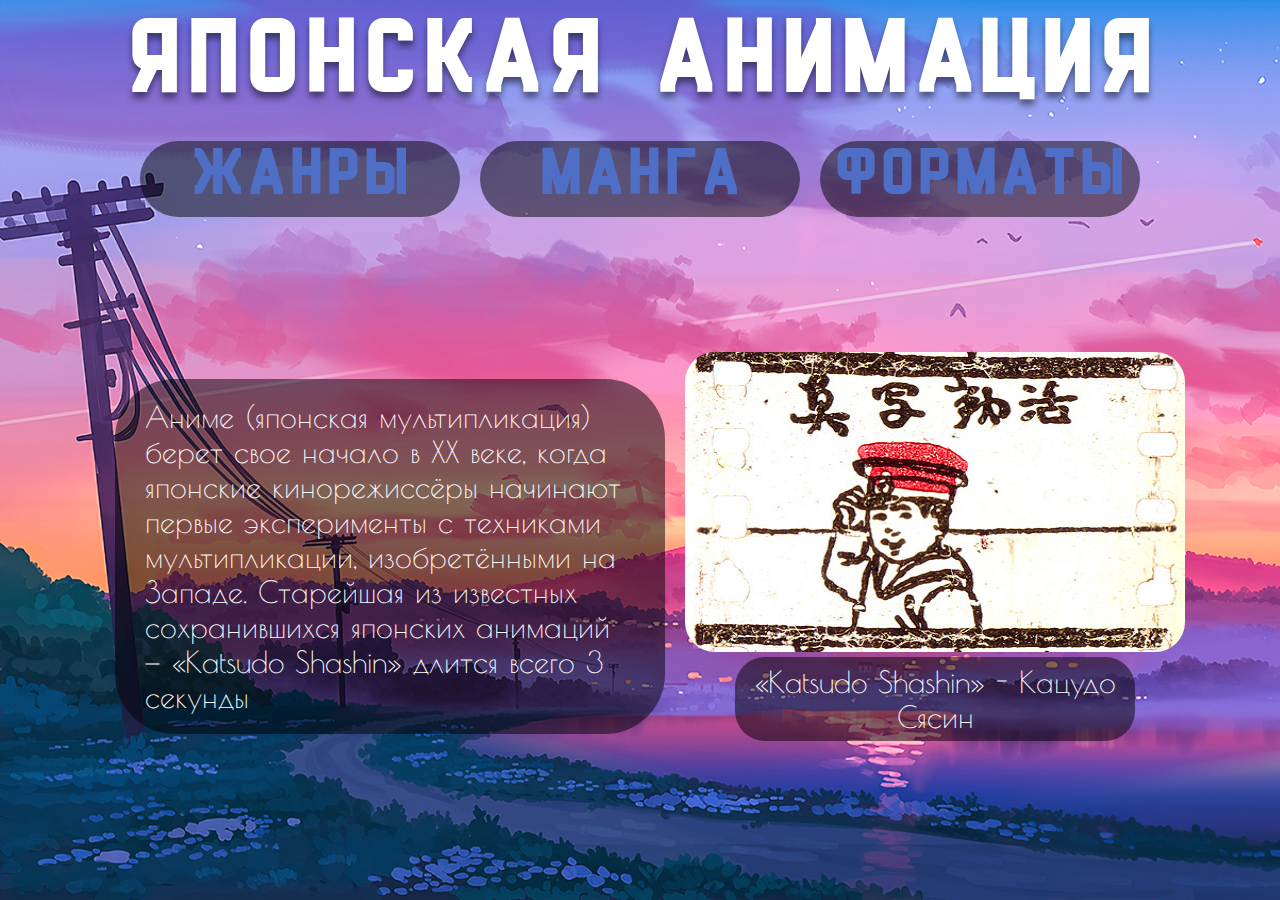
<file: index.html>
<html>

<head>
    <link rel="stylesheet" href='css/body.css'>
    <link rel="stylesheet" href='css/top-nav.css'>
    <link rel="stylesheet" href='css/pages.css'>
    <link rel="stylesheet" href='css/manga.css'>

    <link rel="stylesheet" href="fonts/Poiret One/stylesheet.css">
    <link rel="stylesheet" href="fonts/Natasha/stylesheet.css">

    <title>Японская анимация</title>
</head>
<body>
    <div class="top">
        <a href="index.html">Японская Анимация</a>
    </div>

    <div class="nav">
        <ul class="navigation">
            <li><a href="ganres.html">Жанры</a></li>
            <li><a href="manga.html">Манга</a></li>
            <li><a href="formats.html">Форматы</a></li>
        </ul>
    </div>

    <div class="main__ page">
        <div class="def__ about">
            <p>Аниме (японская мультипликация) берет свое начало в XX веке, когда японские кинорежиссёры начинают первые эксперименты с техниками мультипликации, изобретёнными на Западе. Старейшая из известных сохранившихся японских анимаций — «Katsudo Shashin» длится всего 3 секунды</p>
        </div>
        <div class="main__pic picture">
            <div>
                <img src="img/first-anime.jpg">
            </div>
            <div class="description">
                <p>«Katsudo Shashin» - Кацудо Сясин</p>
            </div>
        </div>
    </div>

</body>

</html>
</file>
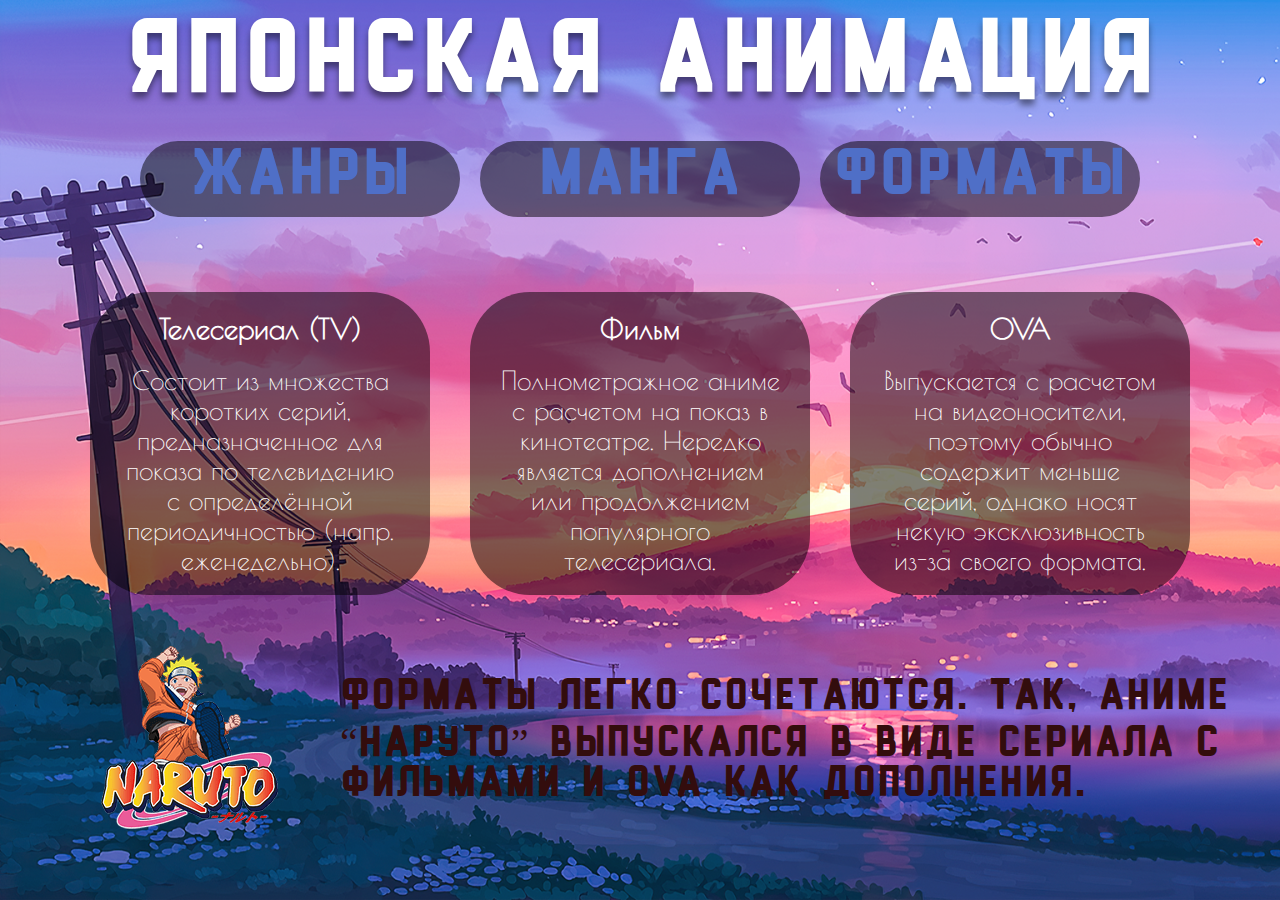
<file: formats.html>
<html>

<head>
    <link rel="stylesheet" href='css/body.css'>
    <link rel="stylesheet" href='css/top-nav.css'>
    <link rel="stylesheet" href='css/pages.css'>
    <link rel="stylesheet" href='css/formats.css'>

    <link rel="stylesheet" href="fonts/Poiret One/stylesheet.css">
    <link rel="stylesheet" href="fonts/Natasha/stylesheet.css">

    <title>Японская анимация</title>
</head>
<body>
    <div class="top">
        <a href="index.html">Японская Анимация</a>
    </div>

    <div class="nav">
        <ul class="navigation">
            <li><a href="ganres.html">Жанры</a></li>
            <li><a href="manga.html">Манга</a></li>
            <li><a href="formats.html">Форматы</a></li>
        </ul>
    </div>

    <div class="format__ page">
        <div class="kinds">
            <div class="format__a about">
                <h1>Телесериал (TV)</h1>
                <p>Состоит из множества коротких серий, предназначенное для показа по телевидению с определённой периодичностью (напр. еженедельно).</p>
            </div>
            <div class="format__a about">
                <h1>Фильм</h1>
                <p>Полнометражное аниме с расчетом на показ в кинотеатре. Нередко является дополнением или продолжением популярного телесериала.</p>
            </div>
            <div class="format__a about">
                <h1>OVA</h1>
                <p>Выпускается с расчетом на видеоносители, поэтому обычно содержит меньше серий, однако носят некую эксклюзивность из-за своего формата.</p>
            </div>
        </div>
    </div>

    <div class="naruto">
        <div class="naruto__pic">
            <img src="img/naruto.png">
        </div>
        <div>
            <p>Форматы легко сочетаются. Так, аниме “Наруто” выпускался в виде сериала с фильмами и OVA как дополнения.</p>
        </div>
    </div>

</body>

</html>
</file>
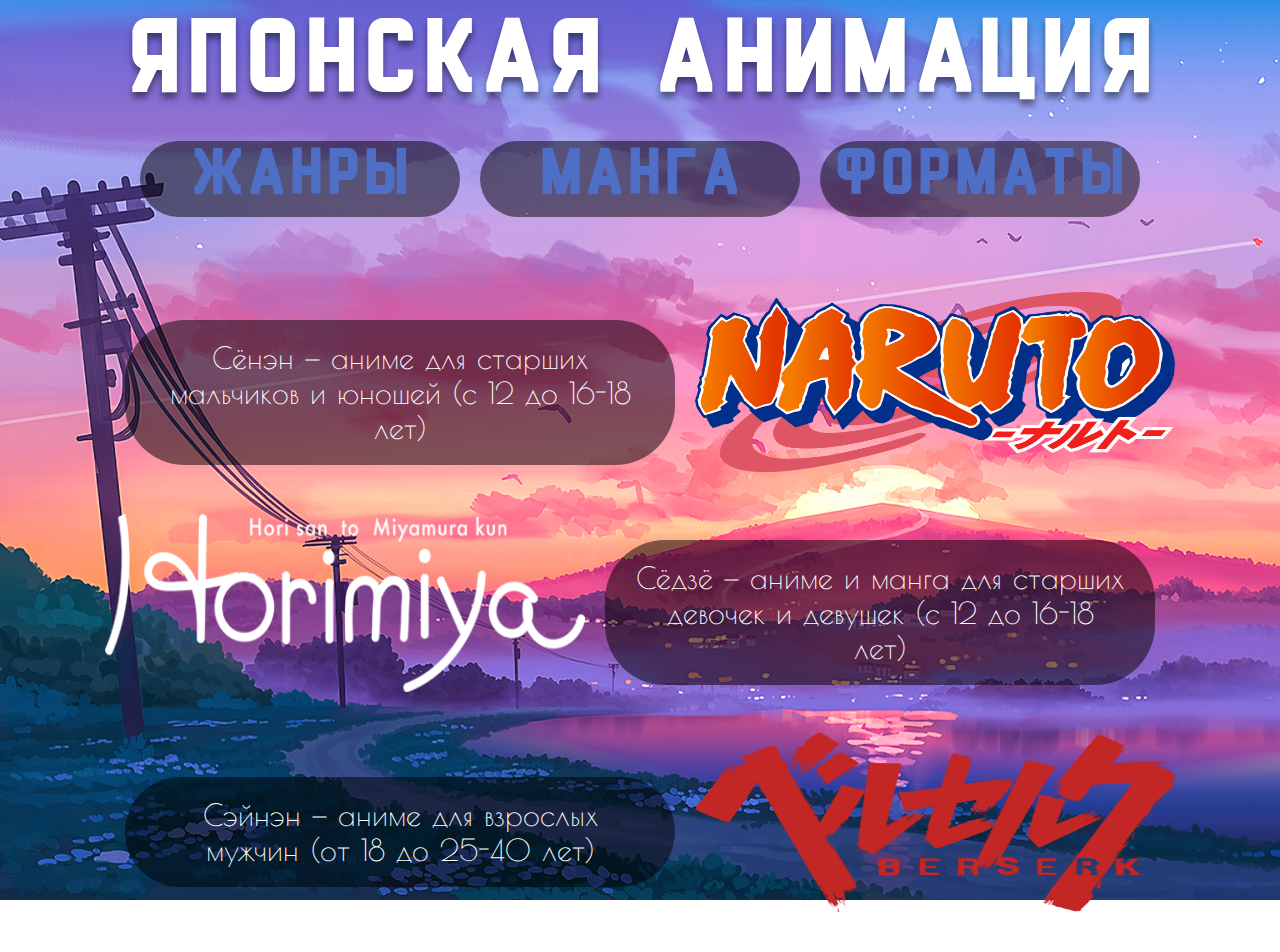
<file: ganres.html>
<html>

<head>
    <link rel="stylesheet" href='css/body.css'>
    <link rel="stylesheet" href='css/top-nav.css'>
    <link rel="stylesheet" href='css/pages.css'>
    <link rel="stylesheet" href='css/genres.css'>

    <link rel="stylesheet" href="fonts/Poiret One/stylesheet.css">
    <link rel="stylesheet" href="fonts/Natasha/stylesheet.css">

    <title>Японская анимация</title>
</head>
<body>
    <div class="top">
        <a href="index.html">Японская Анимация</a>
    </div>

    <div class="nav">
        <ul class="navigation">
            <li><a href="ganres.html">Жанры</a></li>
            <li><a href="manga.html">Манга</a></li>
            <li><a href="formats.html">Форматы</a></li>
        </ul>
    </div>

    <div class="gg__gg page">
        <div class="genre">
            <div class="about">
                <p>Сёнэн — аниме для старших мальчиков и юношей (с 12 до 16-18 лет)</p>
            </div>
            <div class="genre__content picture">
                <div>
                    <img src="img/narut-genre.png">
                </div>
            </div>
        </div>

        <div class="genre">
            <div class="genre__content picture">
                <div>
                    <img src="img/horimiya.png">
                </div>
            </div>
            <div class="about">
                <p>Сёдзё — аниме и манга для старших девочек и девушек (с 12 до 16-18 лет)</p>
            </div>
        </div>

        <div class="genre">
            <div class="about">
                <p>Сэйнэн — аниме для взрослых мужчин (от 18 до 25-40 лет)</p>
            </div>
            <div class="genre__content picture">
                <div>
                    <img src="img/bersek.png">
                </div>
            </div>
        </div>
    </div>

</body>

</html>
</file>
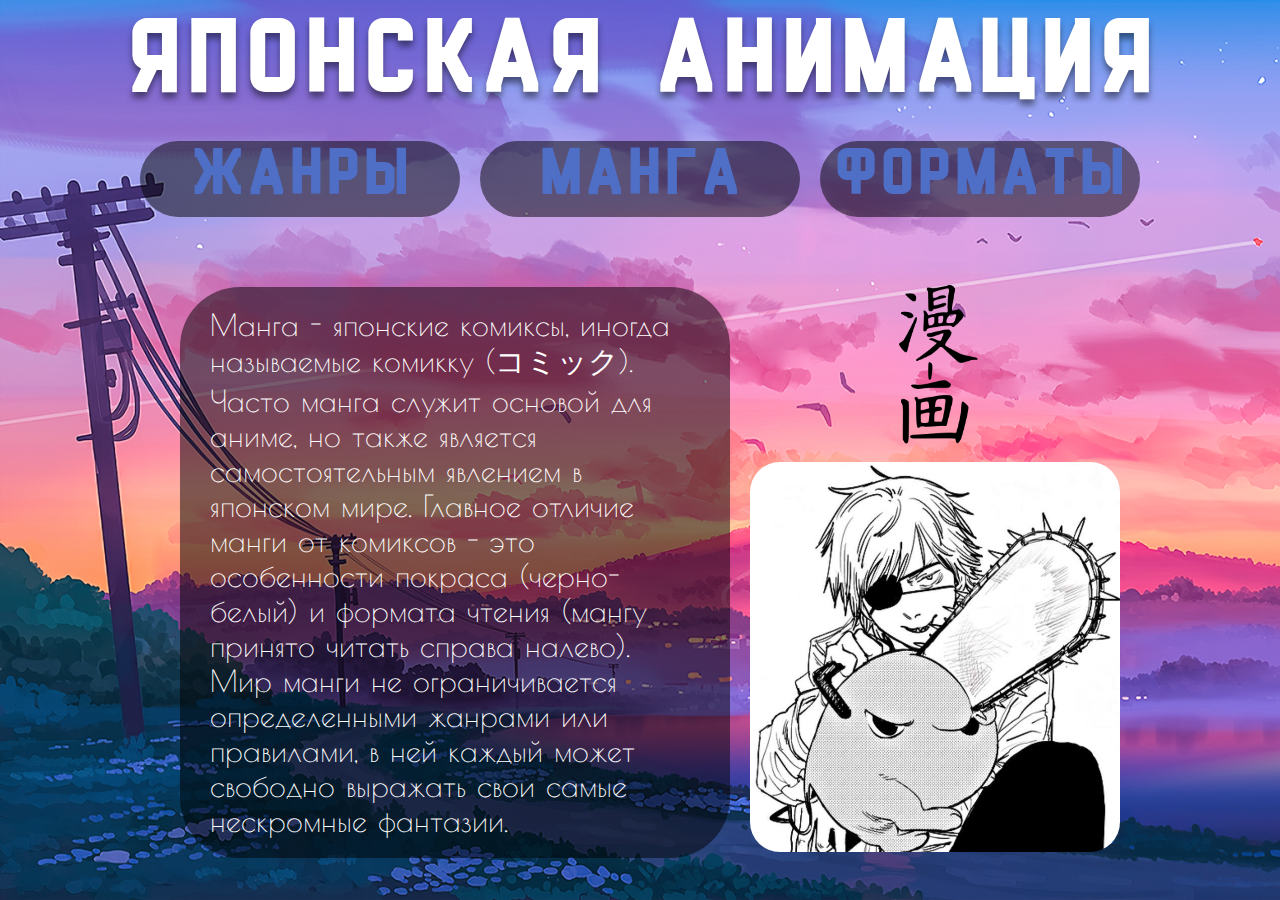
<file: manga.html>
<html>

<head>
    <link rel="stylesheet" href='css/body.css'>
    <link rel="stylesheet" href='css/top-nav.css'>
    <link rel="stylesheet" href='css/pages.css'>
    <link rel="stylesheet" href='css/manga.css'>

    <link rel="stylesheet" href="fonts/Poiret One/stylesheet.css">
    <link rel="stylesheet" href="fonts/Natasha/stylesheet.css">

    <title>Японская анимация</title>
</head>
<body>
    <div class="top">
        <a href="index.html">Японская Анимация</a>
    </div>

    <div class="nav">
        <ul class="navigation">
            <li><a href="ganres.html">Жанры</a></li>
            <li><a href="manga.html">Манга</a></li>
            <li><a href="formats.html">Форматы</a></li>
        </ul>
    </div>

    <div class="page">
        <div class="def__ about">
            <p>Манга - японские комиксы, иногда называемые комикку (コミック).
            Часто манга служит основой для аниме, но также является самостоятельным явлением в японском мире.
            Главное отличие манги от комиксов - это особенности покраса (черно-белый) и формата чтения (мангу принято читать справа
            налево).
            Мир манги не ограничивается определенными жанрами или правилами, в ней каждый может свободно выражать свои самые
            нескромные фантазии.</p>
        </div>
        <div class="picture">
            <div class="manga__">
                <img src="img/manga.png">
            </div>
            <div class="chain">
                <img src="img/chainsaw.jpg">
            </div>
        </div>
    </div>

</body>

</html>
</file>
<file: css/body.css>
html {
    height: 100%;
}
body {
    display: flex;
    flex-direction: column;
    margin: 0;
    padding: 0;
    min-height: 100%;
    background-image: url('../img/bg.png');
    background-size: cover;
    background-attachment: fixed;
}
</file>
<file: css/top-nav.css>
.top {
    display: flex;
    flex-direction: column;
    justify-content: center;
    text-align: center;

    left: 0;
    top: 0;
    width: 100%;

    padding-top: 20px;
}
.top a {
    margin: 0;

    font-family: 'Natasha';
    font-style: bold;
    font-size: 96px;
    text-decoration: none;

    color: white;

    text-shadow: 0px 6px 6px rgba(0, 0, 0, 0.45);
}

.nav {
    display: flex;
    flex-direction: column;

    width: 100%;

    padding-top: 10px;
}

.navigation {
    display: flex;
    flex-direction: row;
    justify-content: center;

    padding: 0;
    margin: 0;
}
.navigation li {
    display: flex;
    justify-content: center;
    align-items: center;

    padding: 0;
    margin: 15px 10px;

    height: fit-content;
    width: 320px;
    border-radius: 80px;

    background-color: rgba(0, 0, 0, 0.5);
}
.navigation a {
    font-family: 'Natasha';
    font-size: 60px;
    text-decoration: none;

    margin: 8px;

    color:rgb(79, 111, 199);
}

.navigation li:hover {
    background-color: rgba(136, 200, 255, 0.4);
}

@media(max-width: 840px) {
    .navigation li {
        width: fit-content;
    }
    .navigation a {
        font-size: 36px;
    }
}
@media(max-width: 545px) {
    .top a {
        font-size: 76px;
    }
    .navigation li {
        margin: 15px 5px;
        width: fit-content;
    }
    .navigation a {
        font-size: 30px;
    }
}
</file>
<file: css/pages.css>
.page {
    display: flex;
    flex-direction: row;
    justify-content: center;
    align-items: top;
    align-self:center;

    height: fit-content;

    margin-top: 40px;
}
.main__ {
    margin-top: 120px;
}

.about {
    display: flex;
    align-self: center;
    align-items: center;
    justify-content: center;
    text-align: center;

    width: fit-content;
    max-width: 550px;
    height: fit-content;
    border-radius: 60px;

    margin: 0 20px;

    background-color: rgba(0, 0, 0, 0.5);
}
.about p {
    margin: 0;
    padding: 20px 30px;

    font-family: 'Poiret One';
    font-style: normal;
    font-size: 30px;
    text-decoration: none;

    color: white;
}
.picture {
    display: flex;
    flex-direction: column;
    align-self: center;

    margin-bottom: 20px;
}
.picture div {
    display: flex;
    flex-direction: column;
    align-items: center;
    align-self: center;
    justify-content: center;

    width: 80%;
    height: max-content;
}
.picture img {
    border-radius: 30px;
}
.main__pic img {
    height: 300px;
    width: 500px;
}

.description {
    display: flex;
    justify-content: center;

    width: 100%;
    height: fit-content;
    border-radius: 30px;

    margin-top: 5px;

    background-color: rgba(0, 0, 0, 0.5);
}
.description p {
    margin: 7px;
    padding: 0;

    font-family: 'Poiret One';
    font-style: normal;
    font-size: 30px;
    text-decoration: none;
    text-align: center;

    color: white;
}

@media(max-width: 1100px) {
    .page {
        flex-direction: column;
    }
    .main__ {
        margin-top: 40px;
    }
    .def__ {
        max-width: 90%;
        margin-bottom: 15px;
    }
    .description {
        width: 90%;
    }
    .main__pic {
        width: 90%;
        height: fit-content;
    }
    .main__pic img {
        width: 100%;
        height: max-content;
    }
}
</file>
<file: css/manga.css>
.def__ {
    text-align: left;
}

.manga__ {
    flex-direction: row;
}

.manga__ img {
    height: 190px;
    width: 120px;
}

.chain img {
    height: 390px;
    width: 370px;
}
</file>
<file: fonts/Poiret One/stylesheet.css>
@font-face {
    font-family: 'Poiret One';
    src: url('PoiretOne-Regular.eot');
    src: local('Poiret One'), local('PoiretOne-Regular'),
        url('PoiretOne-Regular.eot?#iefix') format('embedded-opentype'),
        url('PoiretOne-Regular.woff2') format('woff2'),
        url('PoiretOne-Regular.woff') format('woff'),
        url('PoiretOne-Regular.ttf') format('truetype');
    font-weight: normal;
    font-style: normal;
}
</file>
<file: fonts/Natasha/stylesheet.css>
@font-face {
    font-family: 'Natasha';
    src: url('Natasha.eot');
    src: local('Natasha'),
        url('Natasha.eot?#iefix') format('embedded-opentype'),
        url('Natasha.woff2') format('woff2'),
        url('Natasha.woff') format('woff'),
        url('Natasha.ttf') format('truetype');
    font-weight: bold;
    font-style: normal;
}
</file>
<file: css/formats.css>
.format__ {
    margin-top: 60px;
    flex-direction: column;
}

.kinds {
    display: flex;
    flex-direction: row;
    align-items: top;
    justify-content: center;

    width: 100%;
    height: fit-content;

    margin: 0;
    padding: 0;
}

.format__a {
    max-width: 340px;
    flex-direction: column;
    align-self: unset;
}
.format__a h1 {
    margin: 0;
    padding: 20px 30px 0;

    font-family: 'Poiret One';
    font-style: bold;
    font-size: 28px;
    text-decoration: none;

    color: white;
}

.format__a p {
    font-size: 26px;
}

.naruto {
    display: flex;
    flex-direction: row;
    justify-self: center;
    justify-content: center;
    align-items: center;
    align-self: center;

    width: 100%;
    max-width: 1200px;
    height: fit-content;

    padding: 0;
    margin: 0;
    margin-top: 35px;
    margin-bottom: 20px;
}
.naruto p {
    font-family: 'Natasha';
    font-size: 40px;

    padding: 0;
    margin: 0;

    color: rgba(51, 13, 13, 1);
}

@media(max-width: 880px) {
    .kinds {
        flex-direction: column;
    }
    .format__a {
        width: 90%;
        max-width: unset;
        align-self: center;
        margin-bottom: 30px;
    }
    .naruto {
        flex-direction: column;
    }
    .naruto p {
        text-align: center;
    }
    .naruto__pic {
        display: flex;
        justify-content: center;
        width: 90%;
        height: fit-content;
    }
    .naruto img {
        width: 60%;
        height: fit-content;
    }
}
</file>
<file: css/genres.css>
.gg__gg {
    margin-top: 60px;
    flex-direction: column;
}

.genre {
    display: flex;
    flex-direction: row;
    justify-content: center;

    padding-bottom: 20px;
}

.genre__content img {
    height: 180px;
    width: 480px;
}

@media(max-width: 1150px) {
    .genre__content {
        width: 50%;
    }
    .genre__content img {
        width: 100%;
        height: fit-content;
    }
    .about {
        width: 50%;
        max-width: unset;
    }
}
@media(max-width: 600px) {
    .about p {
        font-size: 20px;
    }
}
</file>
